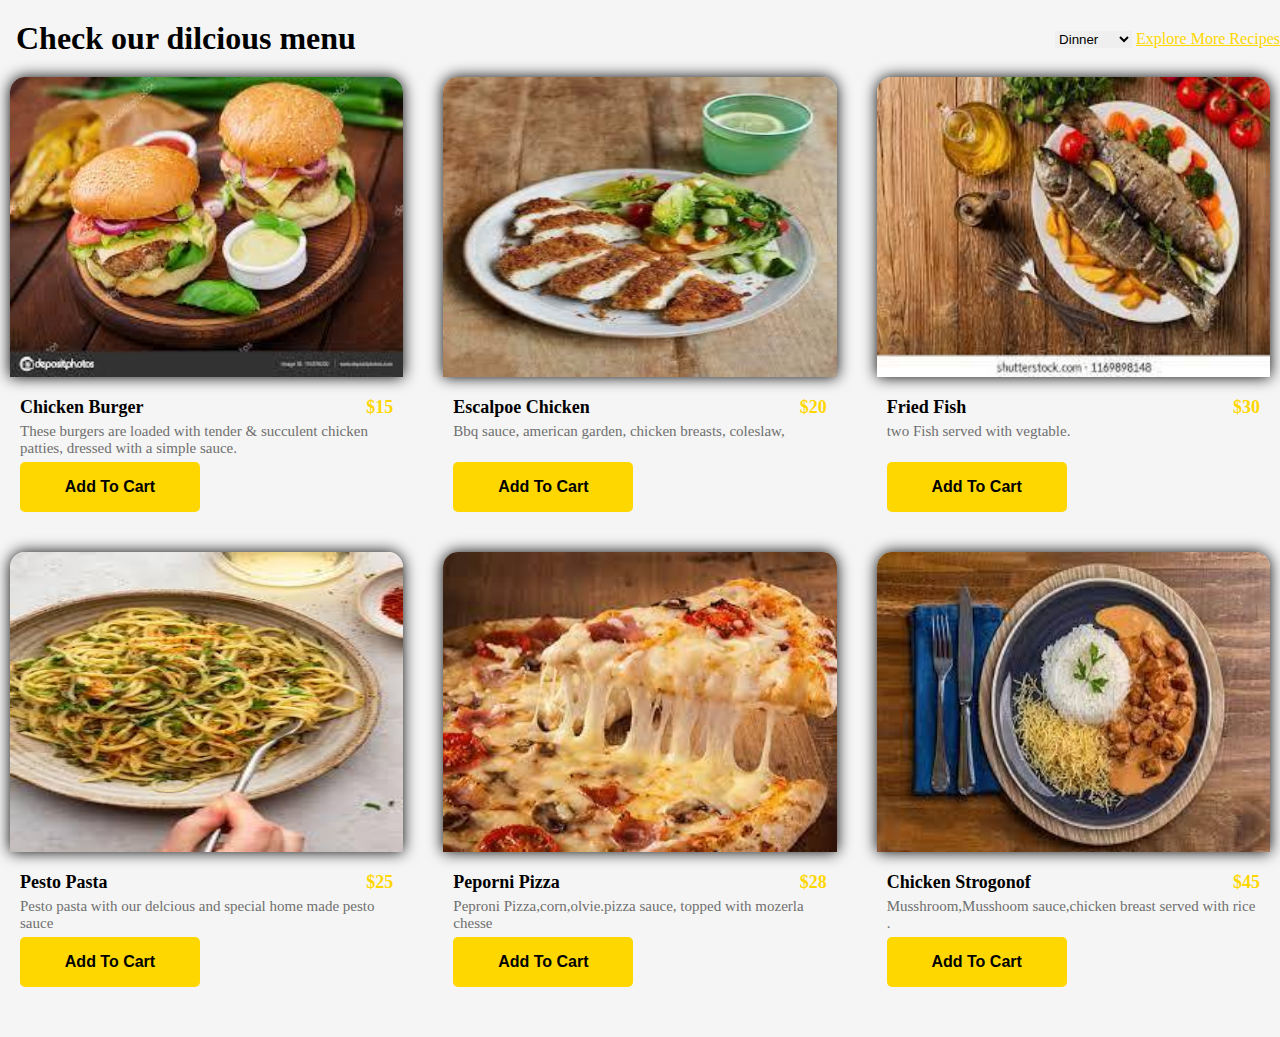
<file: proj.html>
<!DOCTYPE html>
<html>

<head>
    <meta charset="utf-8">
    <meta name="viewport" content="width=device-width">
    <title>restaurnt</title>
    <link href="project.css" rel="stylesheet" type="text/css" />
</head>
<div class="heading">
    <div>
        <h1>&nbsp Check our dilcious menu</h1>
    </div>
    <div class="select1"><select name="format" id="format">
            <option value="Dinner">Dinner</option>
            <option value="Breakfast">Breakfast</option>
            <option value="Desert">Desert</option>
            <option value="Drinks">Drinks</option>
        </select>

        <a href="https://www.allrecipes.com/recipes/" style="color:#FFD700">Explore More Recipes</a>
    </div>
</div>

<body>
    <div class="menu">


        <div class="food-items">
            <img src="./assets/images/burger.jpg" width="300" height="300">
            <div class="details">
                <div class="details-sub">
                    <h5>Chicken Burger</h5>
                    <h5 class="price" style="color:#FFD700;"> $15 </h5>
                </div>
                <p>These burgers are loaded with tender & succulent chicken patties, dressed with a simple sauce.</p>
                <button type="button" id="click" onclick="alert ('added to cart successfully :)')">Add To Cart</button>
            </div>
        </div>

        <div class="food-items">
            <img src="./assets/images/chicken.jpg" width="300" height="300">
            <div class="details">
                <div class="details-sub">
                    <h5>Escalpoe Chicken</h5>
                    <h5 class="price" style="color:#FFD700;"> $20 </h5>
                </div>
                <p>Bbq sauce, american garden, chicken breasts, coleslaw,</p>
                <button type="button" id="click" onclick="alert ('added to cart successfully :)')">Add To Cart</button>
            </div>
        </div>

        <div class="food-items">
            <img src="./assets/images/fish.jpg" width="300" height="300">
            <div class="details">
                <div class="details-sub">
                    <h5>Fried Fish</h5>
                    <h5 class="price" style="color:#FFD700;"> $30 </h5>
                </div>
                <p>two Fish served with vegtable.</p>
                <button type="button" id="click" onclick="alert ('added to cart successfully :)')">Add To Cart</button>
            </div>
        </div>

        <div class="food-items">
            <img src="./assets/images/pasta.jpg" width="300" height="300">
            <div class="details">
                <div class="details-sub">
                    <h5>Pesto Pasta</h5>
                    <h5 class="price" style="color:#FFD700;"> $25 </h5>
                </div>
                <p>Pesto pasta with our delcious and special home made pesto sauce</p>
                <button type="button" id="click" onclick="alert ('added to cart successfully :)')">Add To Cart</button>
            </div>
        </div>

        <div class="food-items">
            <img src="./assets/images/pizza.jpg" width="300" height="300">
            <div class="details">
                <div class="details-sub">
                    <h5>Peporni Pizza</h5>
                    <h5 class="price" style="color:#FFD700;"> $28 </h5>
                </div>
                <p>Peproni Pizza,corn,olvie.pizza sauce, topped with mozerla chesse </p>
                <button type="button" id="click" onclick="alert ('added to cart successfully :)')">Add To Cart</button>
            </div>
        </div>

        <div class="food-items">
            <img src="./assets/images/strogonof.jpg" width="300" height="300">
            <div class="details">
                <div class="details-sub">
                    <h5>Chicken Strogonof </h5>
                    <h5 class="price" style="color:#FFD700;"> $45 </h5>
                </div>
                <p>Musshroom,Musshoom sauce,chicken breast served with rice .</p>
                <button type="button" id="click" onclick="alert ('added to cart successfully :)')">Add To Cart</button>
            </div>
        </div>
    </div>
</body>

</html>
</file>
<file: project.css>
html, body {
  height: 100%;
  width: 100%;
}
*{
  padding:0;
  margin:0;
  box-sizing:border-box;
  
}
body{
  background-color:whitesmoke;

}
.heading{display:flex;
        justify-content:space-between;
        align-items:center;
        margin-bottom:0px;
        padding:20px 0;
       }
select{
 border:none;
 outline:none;
}
.menu{
  padding:0 10px 30px 10px;
  display:grid;
  grid-template-columns:repeat(auto-fit,minmax(350px,1fr));
  grid-gap:20px 40px;
  
  
}
.food-items{
  display:grid;
  position:relative;
  grid-template-rows:auto 1fr;
  border-radius:15px;
}
.food-items img{
  position:relative;
  width:100%;
  border-radius:15px 15px 0 0;
  box-shadow:0 0 15px rgba(0,0,0.1);
  
}
h1{
  grid-column:1/-1;
  text-align:center;
}
.details{
  
  padding :20px 10px;
  display:grid;
  grid-template-rows:auto 1fr 50px;
  grid-row-gap:5px;
}
.details-sub{
  display:grid;
  grid-template-columns:auto auto;
  grid-row-gap: 0px;
  
}
.details-sub>h5{
  font-weight:600;
  font-size:18px;
  margin:0%;
}
.price{
  text-align:right;

  
}
.details>p{
  color:#6f6f6f;
  font-size:15px;
  font-weight:400;
  align-self:stretch;
  
}
.details>button{
  background-color:#FFD700;
  border:none;
  font-size:16px;
  font-weight:600;
  border-radius:5px;
  width:180px;
  
  
}
.img{
  width:300px; 
  height:300px;
}
#click {
  background:#FFD700;
  border:none;
  font-family:Verdana, Geneva, sans-serif;
  cursor:pointer;
}
</file>
